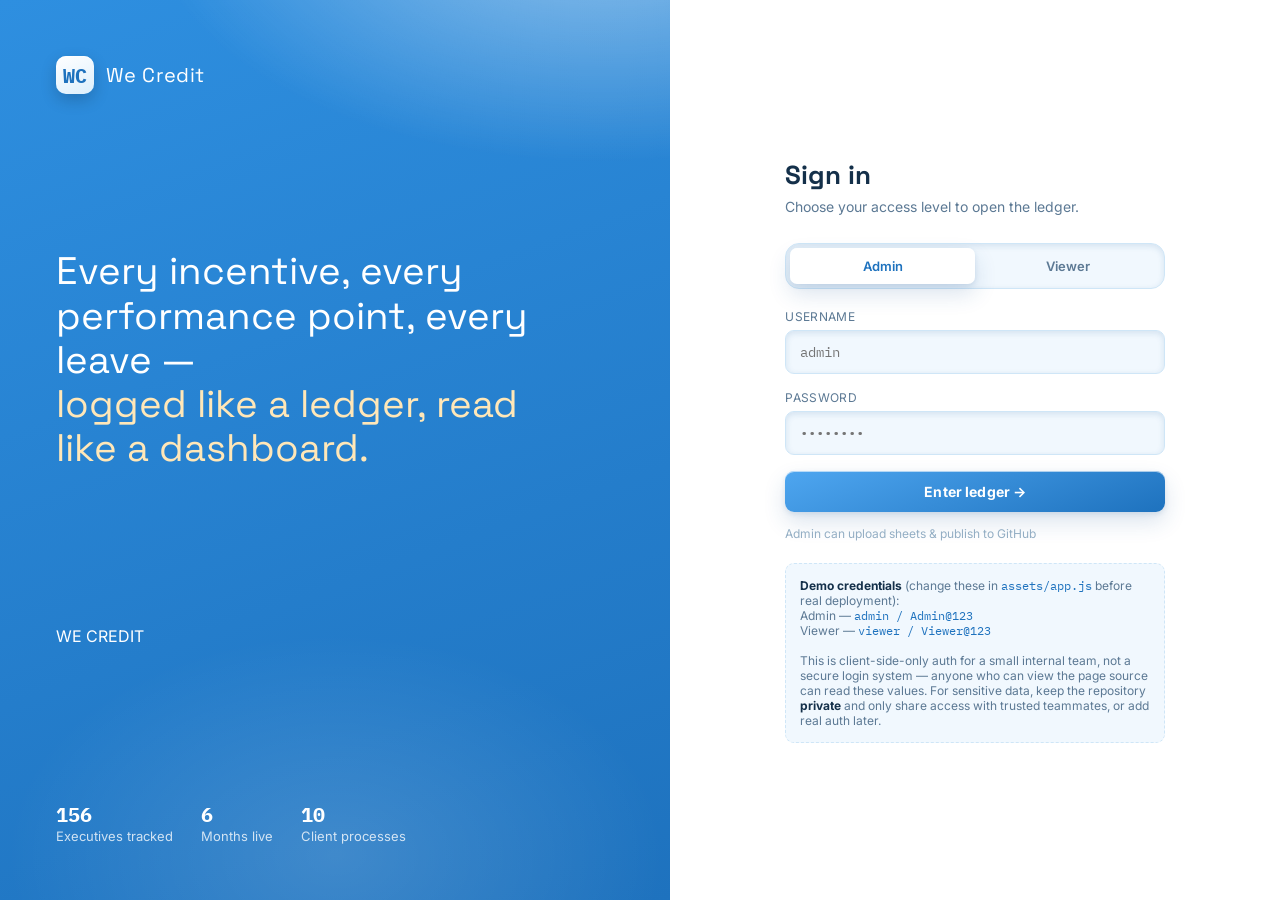
<file: index.html>
<!DOCTYPE html>
<html lang="en">
<head>
<meta charset="UTF-8">
<meta name="viewport" content="width=device-width, initial-scale=1.0">
<title>We Credit — Sign in</title>
<link rel="preconnect" href="https://fonts.googleapis.com">
<link href="https://fonts.googleapis.com/css2?family=Space+Grotesk:wght@500;600;700&family=Inter:wght@400;500;600;700&family=IBM+Plex+Mono:wght@400;500;600&display=swap" rel="stylesheet">
<link rel="stylesheet" href="assets/style.css">
</head>
<body>

<div class="login-shell">
  <aside class="login-aside">
    <div class="brand-mark"><span class="stamp">WC</span> We Credit</div>

    <div class="aside-quote">
      Every incentive, every performance point, every leave —<br>
      <em>logged like a ledger, read like a dashboard.</em>
    </div>WE CREDIT

    <div class="aside-foot">
      <div><b id="statEmp">—</b>Executives tracked</div>
      <div><b id="statMonths">6</b>Months live</div>
      <div><b id="statProc">—</b>Client processes</div>
    </div>
  </aside>

  <main class="login-main">
    <div class="login-card">
      <h1>Sign in</h1>
      <p class="sub">Choose your access level to open the ledger.</p>

      <div class="role-toggle">
        <button type="button" data-role="admin" class="active">Admin</button>
        <button type="button" data-role="viewer">Viewer</button>
      </div>

      <div class="error-msg" id="errBox">Incorrect username or password. Try again.</div>

      <form id="loginForm">
        <div class="field">
          <label for="username">Username</label>
          <input id="username" autocomplete="username" placeholder="admin" required>
        </div>
        <div class="field">
          <label for="password">Password</label>
          <input id="password" type="password" autocomplete="current-password" placeholder="••••••••" required>
        </div>
        <button class="btn btn-primary" type="submit" id="loginBtn">Enter ledger →</button>
      </form>

      <div class="hint-row">
        <span id="roleHint">Admin can upload sheets &amp; publish to GitHub</span>
      </div>

      <div class="demo-creds">
        <b>Demo credentials</b> (change these in <code>assets/app.js</code> before real deployment):<br>
        Admin — <code>admin / Admin@123</code><br>
        Viewer — <code>viewer / Viewer@123</code><br><br>
        This is client-side-only auth for a small internal team, not a secure login system —
        anyone who can view the page source can read these values. For sensitive data, keep the
        repository <b>private</b> and only share access with trusted teammates, or add real auth later.
      </div>
    </div>
  </main>
</div>

<script src="assets/app.js"></script>
<script>
  (function(){
    var roleBtns = document.querySelectorAll('.role-toggle button');
    var hint = document.getElementById('roleHint');
    var usernameField = document.getElementById('username');
    roleBtns.forEach(function(btn){
      btn.addEventListener('click', function(){
        roleBtns.forEach(function(b){ b.classList.remove('active'); });
        btn.classList.add('active');
        var role = btn.getAttribute('data-role');
        hint.textContent = role === 'admin'
          ? 'Admin can upload sheets & publish to GitHub'
          : 'Viewer gets read-only dashboards';
        usernameField.placeholder = role === 'admin' ? 'admin' : 'viewer';
      });
    });

    document.getElementById('loginForm').addEventListener('submit', function(e){
      e.preventDefault();
      var role = document.querySelector('.role-toggle button.active').getAttribute('data-role');
      var u = document.getElementById('username').value.trim();
      var p = document.getElementById('password').value;
      var result = WCLedger.auth.attempt(role, u, p);
      var errBox = document.getElementById('errBox');
      if(result.ok){
        errBox.style.display = 'none';
        window.location.href = 'dashboard.html';
      } else {
        errBox.style.display = 'block';
      }
    });

    // Populate aside stats from data.json (nice-to-have, silently ignored if not reachable, e.g. opened via file://)
    fetch('data/data.json').then(function(r){ return r.json(); }).then(function(d){
      document.getElementById('statEmp').textContent = d.meta.employeeCount;
      var procs = new Set(d.employees.map(function(e){ return e.currentProcess; }));
      document.getElementById('statProc').textContent = procs.size;
    }).catch(function(){ /* offline / file:// preview — ignore */ });

    // If already logged in, skip straight to dashboard
    if(WCLedger.auth.current()){ window.location.href = 'dashboard.html'; }
  })();
</script>
</body>
</html>
</file>
<file: assets/style.css>
/* ==========================================================================
   WorkCollar Ledger — design tokens
   Theme: sky blue & white, raised "3D" ticket/card surfaces on a soft
   sky-blue backdrop. Gold = incentive, teal = performance, coral = leave/PIP
   stay as the data-accent palette across every table and chart.
   ========================================================================== */

:root{
  --sky:        #EAF5FF;
  --sky-2:      #DCEFFC;
  --sky-deep:   #2E8FE0;
  --sky-deep-2: #1E72BE;

  --ink:        #EAF5FF;   /* page background */
  --panel:      #FFFFFF;   /* card surface */
  --panel-2:    #F1F8FE;   /* subtle surface */
  --panel-3:    #E4F1FC;   /* deeper subtle surface */
  --line:       #CFE6F7;
  --line-soft:  #E3F0FA;
  --paper:      #14304A;   /* primary text */
  --slate:      #5C7994;   /* muted text */
  --slate-dim:  #93AEC4;

  --gold:       #E8A93B;
  --gold-dim:   #F6DFAF;
  --teal:       #1FA184;
  --teal-dim:   #BFEBE0;
  --coral:      #D6494E;
  --coral-dim:  #F6C9CB;
  --blue:       #2E8FE0;

  --font-display: 'Space Grotesk', 'Segoe UI', sans-serif;
  --font-body: 'Inter', 'Segoe UI', sans-serif;
  --font-mono: 'IBM Plex Mono', 'Courier New', monospace;

  --radius: 14px;
  --radius-sm: 9px;
  --shadow-card:
    0 1px 0 rgba(255,255,255,0.9) inset,
    0 -1px 0 rgba(46,143,224,0.06) inset,
    0 14px 30px rgba(30,90,150,0.10),
    0 3px 8px rgba(30,90,150,0.08);
  --shadow-raised:
    0 1px 0 rgba(255,255,255,0.6) inset,
    0 10px 22px rgba(30,90,150,0.16),
    0 2px 5px rgba(30,90,150,0.12);
  --shadow-press: 0 2px 6px rgba(30,90,150,0.14) inset;
}

@media (prefers-reduced-motion: reduce){
  *{ animation-duration: 0.001ms !important; transition-duration: 0.001ms !important; }
}

*{ box-sizing: border-box; }
html,body{ height:100%; }
body{
  margin:0;
  background:
    radial-gradient(1200px 640px at 8% -12%, rgba(46,143,224,0.16), transparent 55%),
    radial-gradient(1000px 560px at 105% 0%, rgba(31,161,132,0.10), transparent 50%),
    linear-gradient(180deg, var(--sky) 0%, #F5FAFF 60%, #FFFFFF 100%);
  color: var(--paper);
  font-family: var(--font-body);
  -webkit-font-smoothing: antialiased;
}

a{ color: inherit; }

::selection{ background: var(--sky-deep); color: #fff; }

.mono{ font-family: var(--font-mono); font-variant-numeric: tabular-nums; }

/* Perforated / ledger-edge divider */
.perf-edge{
  height: 10px;
  background-image: radial-gradient(circle at 10px 5px, var(--sky) 3.5px, transparent 3.6px);
  background-size: 20px 10px;
  background-repeat: repeat-x;
  background-color: var(--panel-2);
}

/* ---------------------------------------------------------------------- */
/* LOGIN PAGE                                                              */
/* ---------------------------------------------------------------------- */
.login-shell{
  min-height:100vh;
  display:grid;
  grid-template-columns: 1.1fr 1fr;
}
@media (max-width: 860px){
  .login-shell{ grid-template-columns: 1fr; }
  .login-aside{ display:none; }
}

.login-aside{
  position:relative;
  padding: 56px;
  display:flex;
  flex-direction:column;
  justify-content:space-between;
  background:
    radial-gradient(760px 420px at 90% -10%, rgba(255,255,255,0.5), transparent 60%),
    linear-gradient(160deg, var(--sky-deep) 0%, var(--sky-deep-2) 100%);
  color: #fff;
  overflow:hidden;
}
.login-aside::after{
  content:"";
  position:absolute; inset: auto -20% -30% -20%;
  height: 70%;
  background: radial-gradient(closest-side, rgba(255,255,255,0.14), transparent 70%);
}
.brand-mark{
  display:flex; align-items:center; gap:12px;
  font-family: var(--font-display);
  font-size: 20px; letter-spacing: 0.02em;
}
.login-aside .brand-mark{ color:#fff; }
.brand-mark .stamp{
  width:38px; height:38px; border-radius:10px;
  background: linear-gradient(155deg, #ffffff, #DCEFFC);
  display:flex; align-items:center; justify-content:center;
  color: var(--sky-deep-2); font-weight:700; font-family: var(--font-mono);
  box-shadow: 0 6px 16px rgba(0,0,0,0.18), 0 1px 0 rgba(255,255,255,0.6) inset;
}
.aside-quote{
  position:relative; z-index:1;
  font-family: var(--font-display);
  font-size: clamp(28px, 3vw, 40px);
  line-height:1.15;
  max-width: 520px;
  color: #fff;
}
.aside-quote em{ color: #FFE7B8; font-style:normal; }
.aside-foot{
  position:relative; z-index:1;
  display:flex; gap:28px; color: rgba(255,255,255,0.78); font-size:13px;
}
.aside-foot b{ color: #fff; font-family: var(--font-mono); display:block; font-size:20px; }

.login-main{
  display:flex; align-items:center; justify-content:center;
  padding: 40px 24px;
  background: #fff;
}
.login-card{
  width:100%; max-width: 380px;
}
.login-card h1{
  font-family: var(--font-display);
  font-size: 26px; margin: 0 0 6px;
  color: var(--paper);
}
.login-card p.sub{ color: var(--slate); margin:0 0 28px; font-size:14px; }

.role-toggle{
  display:flex; background: var(--panel-2); border:1px solid var(--line);
  border-radius: var(--radius); padding:4px; margin-bottom:20px;
  box-shadow: var(--shadow-press);
}
.role-toggle button{
  flex:1; padding:10px 12px; border:none; background:transparent; color:var(--slate);
  font-family: var(--font-body); font-weight:600; font-size:13px; border-radius:7px; cursor:pointer;
  transition: background .15s, color .15s, box-shadow .15s;
}
.role-toggle button.active{ background: #fff; color: var(--paper); box-shadow: var(--shadow-raised); }
.role-toggle button.active[data-role="admin"]{ color: var(--sky-deep-2); }
.role-toggle button.active[data-role="viewer"]{ color: var(--teal); }

.field{ margin-bottom: 16px; }
.field label{ display:block; font-size:12px; color: var(--slate); margin-bottom:6px; letter-spacing:.03em; text-transform:uppercase; }
.field input{
  width:100%; padding: 12px 14px; border-radius: var(--radius-sm);
  border:1px solid var(--line); background: var(--panel-2); color: var(--paper);
  font-family: var(--font-mono); font-size:14px; outline:none;
  box-shadow: var(--shadow-press);
  transition: border-color .15s, box-shadow .15s, background .15s;
}
.field input:focus{ border-color: var(--sky-deep); background:#fff; box-shadow: 0 0 0 3px rgba(46,143,224,0.18); }

.btn{
  display:inline-flex; align-items:center; justify-content:center; gap:8px;
  padding: 12px 18px; border-radius: var(--radius-sm); border:none; cursor:pointer;
  font-family: var(--font-body); font-weight:700; font-size:14px; letter-spacing:.01em;
  transition: transform .1s, filter .15s, box-shadow .1s;
  box-shadow: var(--shadow-raised);
}
.btn:active{ transform: translateY(1px); box-shadow: var(--shadow-press); }
.btn-primary{ background: linear-gradient(160deg, #4EA6F0, var(--sky-deep-2)); color:#fff; width:100%; }
.btn-primary:hover{ filter: brightness(1.06); }
.btn-ghost{ background: linear-gradient(160deg, #ffffff, var(--panel-2)); color: var(--paper); border:1px solid var(--line); }
.btn-ghost:hover{ border-color: var(--slate-dim); }
.btn-danger{ background: linear-gradient(160deg, #ffffff, #FCEBEC); color: var(--coral); border:1px solid var(--coral-dim); }
.btn-sm{ padding: 8px 12px; font-size:12px; }

.hint-row{ display:flex; justify-content:space-between; align-items:center; margin-top:14px; font-size:12px; color: var(--slate-dim); }
.error-msg{
  display:none; background: #FDECEC; border:1px solid var(--coral-dim); color:#B4363B;
  padding:10px 12px; border-radius: var(--radius-sm); font-size:13px; margin-bottom:16px;
}
.demo-creds{ margin-top:22px; padding:14px; border:1px dashed var(--line); border-radius: var(--radius-sm); font-size:12px; color: var(--slate); background: var(--panel-2); }
.demo-creds b{ color: var(--paper); }
.demo-creds code{ color: var(--sky-deep-2); font-family: var(--font-mono); }

/* ---------------------------------------------------------------------- */
/* APP SHELL                                                               */
/* ---------------------------------------------------------------------- */
.app-shell{ min-height:100vh; display:flex; }

.sidebar{
  width: 232px; flex-shrink:0; background: #fff;
  border-right:1px solid var(--line);
  display:flex; flex-direction:column; padding: 22px 14px;
  position:sticky; top:0; height:100vh;
  box-shadow: 4px 0 18px rgba(30,90,150,0.05);
}
.sidebar .brand-mark{ padding: 0 8px 22px; font-size:17px; color: var(--paper); }
.sidebar .brand-mark .stamp{ background: linear-gradient(155deg, var(--sky-deep), var(--sky-deep-2)); color:#fff; }
.role-pill{
  margin: 0 8px 20px; padding:8px 10px; border-radius: var(--radius-sm);
  background: var(--panel-2); border:1px solid var(--line);
  font-size:12px; color:var(--slate); display:flex; align-items:center; justify-content:space-between;
  box-shadow: var(--shadow-press);
}
.role-pill b{ font-family: var(--font-mono); }
.role-pill.admin b{ color: var(--sky-deep-2); }
.role-pill.viewer b{ color: var(--teal); }

.nav-group{ display:flex; flex-direction:column; gap:4px; margin-bottom: 8px; }
.nav-eyebrow{ font-size:10px; text-transform:uppercase; letter-spacing:.12em; color: var(--slate-dim); padding: 14px 12px 6px; }
.navlink{
  display:flex; align-items:center; gap:10px; padding: 10px 12px; border-radius: var(--radius-sm);
  color: var(--slate); text-decoration:none; font-size:13.5px; font-weight:600; cursor:pointer; border:1px solid transparent;
  transition: background .12s, color .12s, box-shadow .12s;
}
.navlink svg{ width:16px; height:16px; flex-shrink:0; opacity:.85; }
.navlink:hover{ background: var(--panel-2); color: var(--paper); }
.navlink.active{ background: linear-gradient(160deg, #ffffff, var(--panel-2)); color: var(--sky-deep-2); border-color: var(--line); box-shadow: var(--shadow-raised); }
.navlink.active .tick{ background: var(--sky-deep); }
.navlink .tick{ width:4px; height:4px; border-radius:50%; background: var(--slate-dim); margin-left:auto; }

.sidebar-foot{ margin-top:auto; padding-top: 14px; border-top:1px solid var(--line); }

.main{ flex:1; min-width:0; }
.topbar{
  position:sticky; top:0; z-index:5;
  display:flex; align-items:center; justify-content:space-between;
  padding: 18px 30px; background: rgba(255,255,255,0.86); backdrop-filter: blur(8px);
  border-bottom:1px solid var(--line);
}
.topbar h1{ font-family: var(--font-display); font-size:20px; margin:0; color: var(--paper); }
.topbar .meta{ color: var(--slate); font-size:12.5px; margin-top:2px; }
.topbar-actions{ display:flex; gap:10px; align-items:center; }

.content{ padding: 26px 30px 60px; max-width: 1360px; }
.panel-fade{ animation: fadeUp .35s ease; }
@keyframes fadeUp{ from{ opacity:0; transform: translateY(6px);} to{opacity:1; transform:none;} }

/* Fixed-height chart containers — required so Chart.js's responsive +
   maintainAspectRatio:false canvases render at a stable size instead of
   growing on every redraw (the "everything is huge" bug). */
.chart-box{ position:relative; width:100%; }
.chart-box canvas{ width:100% !important; height:100% !important; }

/* ---------------------------------------------------------------------- */
/* KPI TICKETS                                                             */
/* ---------------------------------------------------------------------- */
.kpi-row{ display:grid; grid-template-columns: repeat(auto-fit, minmax(200px,1fr)); gap:14px; margin-bottom: 22px; }
.ticket{
  position:relative; background: linear-gradient(165deg, #ffffff, var(--panel-2));
  border:1px solid var(--line);
  border-radius: var(--radius); padding: 18px 18px 16px; box-shadow: var(--shadow-raised);
  overflow:hidden;
}
.ticket::before{
  content:""; position:absolute; left:0; top:0; bottom:0; width:4px;
  background: var(--accent, var(--sky-deep));
}
.ticket .lbl{ font-size:11px; text-transform:uppercase; letter-spacing:.09em; color: var(--slate); margin-bottom:8px; }
.ticket .val{ font-family: var(--font-mono); font-size: 26px; font-weight:600; color: var(--paper); }
.ticket .sub{ margin-top:6px; font-size:12px; color: var(--slate-dim); }
.ticket .val .unit{ font-size:14px; color: var(--slate); margin-left:4px; }
.ticket-notch{
  position:absolute; right:14px; top:14px; width:8px; height:8px; border-radius:50%;
  background: var(--sky); box-shadow: -14px 0 0 var(--sky);
}

/* ---------------------------------------------------------------------- */
/* CARDS / GRID                                                            */
/* ---------------------------------------------------------------------- */
.card{
  background: linear-gradient(180deg, #ffffff, #FCFEFF);
  border:1px solid var(--line); border-radius: var(--radius);
  padding: 20px; box-shadow: var(--shadow-card); margin-bottom: 18px;
}
.card-head{ display:flex; align-items:flex-start; justify-content:space-between; margin-bottom:14px; gap:12px; }
.card-head h3{ font-family: var(--font-display); font-size:15.5px; margin:0 0 3px; color: var(--paper); }
.card-head p{ margin:0; font-size:12.5px; color: var(--slate); }
.grid-2{ display:grid; grid-template-columns: 1.2fr 1fr; gap:18px; }
.grid-2-even{ display:grid; grid-template-columns: 1fr 1fr; gap:18px; }
@media (max-width: 980px){ .grid-2, .grid-2-even{ grid-template-columns: 1fr; } }

.chip{ display:inline-flex; align-items:center; gap:6px; padding:4px 10px; border-radius:999px; font-size:11.5px; font-weight:600; background: var(--panel-2); border:1px solid var(--line); color: var(--slate); }
.chip .dot{ width:7px; height:7px; border-radius:50%; }

.legend{ display:flex; flex-wrap:wrap; gap:8px; margin-top:12px; }

/* ---------------------------------------------------------------------- */
/* TABLE (raw data)                                                        */
/* ---------------------------------------------------------------------- */
.table-wrap{ overflow:auto; border:1px solid var(--line); border-radius: var(--radius); box-shadow: var(--shadow-press); }
table.ledger{ width:100%; border-collapse: collapse; font-size:12.8px; min-width: 1100px; background:#fff; }
table.ledger thead th{
  position:sticky; top:0; background: var(--panel-3); color: var(--slate);
  text-align:left; padding:10px 12px; font-size:10.5px; text-transform:uppercase; letter-spacing:.06em;
  border-bottom:1px solid var(--line); white-space:nowrap; cursor:pointer; user-select:none;
}
table.ledger thead th:hover{ color: var(--paper); }
table.ledger thead th.num{ text-align:right; }
table.ledger tbody td{ padding: 9px 12px; border-bottom:1px solid var(--line-soft); white-space:nowrap; color: var(--paper); }
table.ledger tbody td.num{ text-align:right; font-family: var(--font-mono); }
table.ledger tbody tr{ transition: background .1s; cursor:pointer; }
table.ledger tbody tr:hover{ background: var(--panel-2); }
table.ledger tbody td.name{ font-weight:600; }
table.ledger tbody td .proc{ color: var(--slate); font-size:11.5px; }
.pos{ color: var(--teal); } .risk{ color: var(--coral); } .warn{ color: #B8791F; }

.spark{ display:inline-block; vertical-align:middle; }

.table-toolbar{ display:flex; gap:10px; flex-wrap:wrap; align-items:center; margin-bottom:14px; }
.search-box{
  flex:1; min-width:220px; display:flex; align-items:center; gap:8px;
  background: var(--panel-2); border:1px solid var(--line); border-radius: var(--radius-sm);
  padding: 9px 12px; box-shadow: var(--shadow-press);
}
.search-box input{ background:transparent; border:none; outline:none; color:var(--paper); font-family: var(--font-body); font-size:13px; width:100%; }
.select-mini{ background: var(--panel-2); border:1px solid var(--line); color: var(--paper); border-radius: var(--radius-sm); padding:9px 10px; font-size:13px; box-shadow: var(--shadow-press); }
.count-badge{ color: var(--slate); font-size:12px; }

.filter-builder{ display:flex; gap:8px; flex-wrap:wrap; align-items:center; padding:12px; margin-bottom:10px; background: var(--panel-2); border:1px solid var(--line); border-radius: var(--radius-sm); box-shadow: var(--shadow-press); }
.filter-chips{ display:flex; gap:8px; flex-wrap:wrap; margin-bottom:14px; }
.filter-chip{ display:inline-flex; align-items:center; gap:8px; padding:5px 6px 5px 12px; border-radius:999px; font-size:12px; font-weight:600; border:1px solid; }
.filter-chip.mode-filter{ background:#EAF3FE; border-color:#BBDBF8; color:#1E5A8E; }
.filter-chip.mode-highlight{ background:#FFF7E6; border-color:#F3D48A; color:#8A6410; }
.filter-chip button{ border:none; background: rgba(0,0,0,0.08); color:inherit; width:18px; height:18px; border-radius:50%; cursor:pointer; font-size:11px; line-height:1; }
.filter-chip button:hover{ background: rgba(0,0,0,0.16); }

table.ledger tbody tr.row-highlight{ background: #FFF7E6; }
table.ledger tbody tr.row-highlight:hover{ background: #FEEFCB; }
table.ledger tbody tr.row-hidden{ display:none; }

/* ---------------------------------------------------------------------- */
/* MODAL (employee detail)                                                 */
/* ---------------------------------------------------------------------- */
.modal-backdrop{
  position:fixed; inset:0; background: rgba(20,48,74,0.35); backdrop-filter: blur(3px);
  display:none; align-items:center; justify-content:center; z-index:50; padding:20px;
}
.modal-backdrop.open{ display:flex; }
.modal{
  background: #fff; border:1px solid var(--line); border-radius: 16px;
  width:100%; max-width: 640px; max-height: 86vh; overflow:auto;
  box-shadow: 0 30px 70px rgba(20,48,74,0.28), 0 1px 0 rgba(255,255,255,0.8) inset;
}
.modal-head{ padding: 20px 22px; border-bottom:1px solid var(--line); display:flex; justify-content:space-between; align-items:flex-start; background: linear-gradient(180deg, var(--panel-2), #fff); border-radius: 16px 16px 0 0; }
.modal-head h2{ font-family: var(--font-display); margin:0 0 4px; font-size:19px; color: var(--paper); }
.modal-head .sub{ color: var(--slate); font-size:12.5px; }
.modal-body{ padding: 20px 22px; }
.modal-close{ background:none; border:none; color: var(--slate); font-size:20px; cursor:pointer; line-height:1; }
.modal-close:hover{ color: var(--paper); }
.detail-grid{ display:grid; grid-template-columns: repeat(3,1fr); gap:10px; margin-bottom:14px; }
.detail-grid .d{ background: linear-gradient(165deg, #ffffff, var(--panel-2)); border:1px solid var(--line); border-radius: var(--radius-sm); padding:10px 12px; box-shadow: var(--shadow-raised); }
.detail-grid .d .k{ font-size:10.5px; text-transform:uppercase; color:var(--slate-dim); letter-spacing:.06em; }
.detail-grid .d .v{ font-family: var(--font-mono); font-size:14px; margin-top:3px; color: var(--paper); }

/* Feedback breakdown chips (yellow = total, green = positive, red = negative) */
.feedback-row{ display:grid; grid-template-columns: repeat(3,1fr); gap:10px; margin-bottom:18px; }
.feedback-chip{ border-radius: var(--radius-sm); padding:10px 12px; text-align:center; box-shadow: var(--shadow-raised); border:1px solid transparent; }
.feedback-chip .k{ font-size:10px; text-transform:uppercase; letter-spacing:.06em; font-weight:700; opacity:.85; }
.feedback-chip .v{ font-family: var(--font-mono); font-size:20px; font-weight:700; margin-top:4px; }
.feedback-chip.yellow{ background: linear-gradient(165deg, #FFF7E6, #FEEFCB); border-color:#F3D48A; color:#8A6410; }
.feedback-chip.green{ background: linear-gradient(165deg, #EAFBF4, #D3F4E5); border-color:#9FE0C4; color:#0F7A54; }
.feedback-chip.red{ background: linear-gradient(165deg, #FEEEEE, #FBD8D9); border-color:#F0AEB1; color:#B4363B; }

.mini-table{ width:100%; border-collapse:collapse; font-size:12.5px; }
.mini-table th{ text-align:right; color:var(--slate); font-weight:600; font-size:10.5px; text-transform:uppercase; padding:6px 8px; border-bottom:1px solid var(--line); }
.mini-table th:first-child, .mini-table td:first-child{ text-align:left; }
.mini-table td{ text-align:right; padding:7px 8px; border-bottom:1px solid var(--line-soft); font-family: var(--font-mono); color: var(--paper); }

/* ---------------------------------------------------------------------- */
/* PUBLISH / ADMIN                                                         */
/* ---------------------------------------------------------------------- */
.upload-zone{
  border: 1.5px dashed var(--line); border-radius: var(--radius); padding: 30px; text-align:center;
  background: var(--panel-2); cursor:pointer; transition: border-color .15s, background .15s;
}
.upload-zone:hover, .upload-zone.drag{ border-color: var(--sky-deep); background: #fff; }
.upload-zone input{ display:none; }
.step-badge{
  display:inline-flex; align-items:center; justify-content:center; width:22px; height:22px; border-radius:50%;
  background: var(--panel-3); border:1px solid var(--line); color: var(--slate); font-size:11px; font-family: var(--font-mono); margin-right:8px;
}
.field-inline{ display:grid; grid-template-columns: 1fr 1fr; gap:14px; }
@media (max-width:700px){ .field-inline{ grid-template-columns:1fr; } }
.status-box{ margin-top:14px; padding:12px 14px; border-radius: var(--radius-sm); font-size:13px; display:none; }
.status-box.show{ display:block; }
.status-box.ok{ background: #EAFBF4; border:1px solid var(--teal-dim); color:#0F7A54; }
.status-box.err{ background: #FEEEEE; border:1px solid var(--coral-dim); color:#B4363B; }
.status-box.info{ background: #EAF3FE; border:1px solid #BBDBF8; color:#1E5A8E; }
.progress-dots{ display:inline-flex; gap:4px; margin-left:6px; }
.progress-dots span{ width:5px; height:5px; border-radius:50%; background: currentColor; animation: blink 1.2s infinite ease-in-out; }
.progress-dots span:nth-child(2){ animation-delay:.2s; } .progress-dots span:nth-child(3){ animation-delay:.4s; }
@keyframes blink{ 0%,80%,100%{opacity:.25} 40%{opacity:1} }

.warn-banner{
  display:flex; gap:10px; align-items:flex-start; background: #FFF7E6; border:1px solid #F3D48A;
  color:#8A6410; padding:12px 14px; border-radius: var(--radius-sm); font-size:12.5px; margin-bottom:18px;
}

footer.foot-note{ text-align:center; color: var(--slate-dim); font-size:11.5px; padding: 30px 0 10px; }

::-webkit-scrollbar{ width:10px; height:10px; }
::-webkit-scrollbar-track{ background: transparent; }
::-webkit-scrollbar-thumb{ background: var(--line); border-radius:6px; }
::-webkit-scrollbar-thumb:hover{ background: var(--slate-dim); }
</file>
